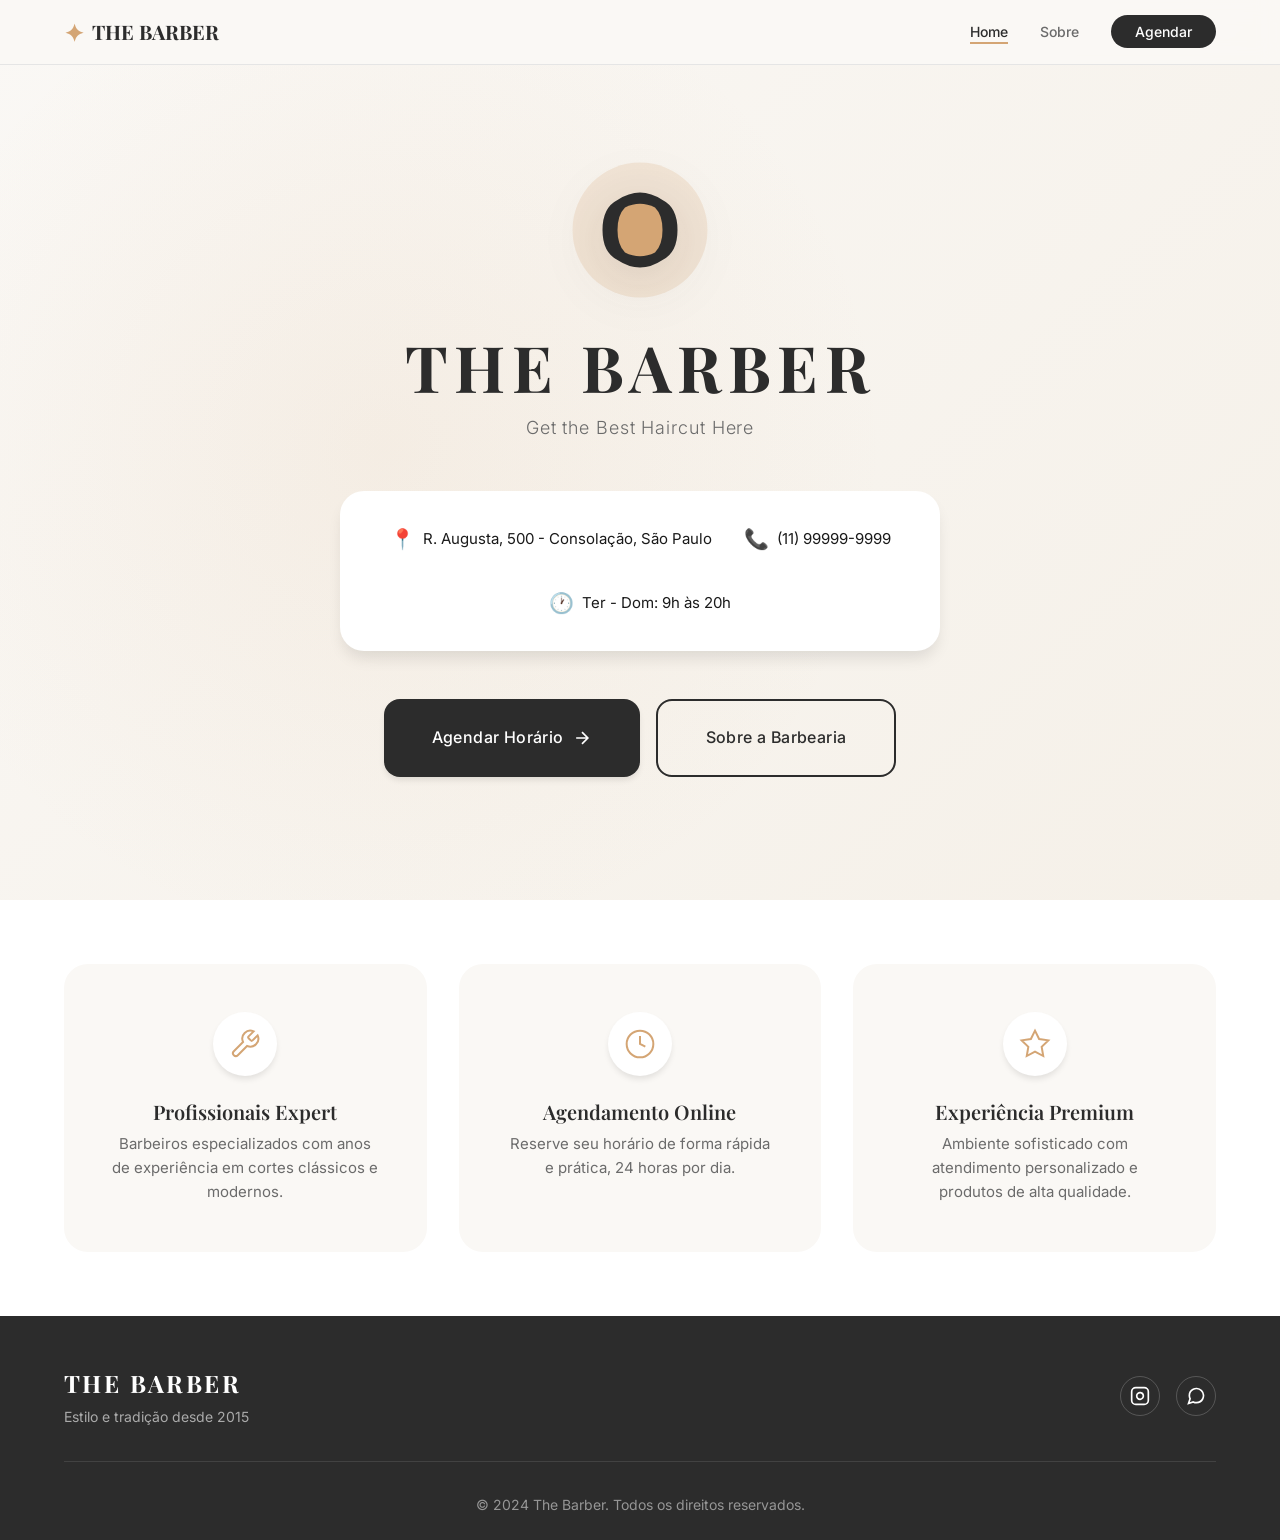
<file: index.html>
<!DOCTYPE html>
<html lang="pt-BR">
<head>
    <meta charset="UTF-8">
    <meta name="viewport" content="width=device-width, initial-scale=1.0">
    <title>The Barber - Premium Barbershop</title>
    <link rel="stylesheet" href="css/global.css">
    <link rel="stylesheet" href="css/home.css">
    <link href="https://fonts.googleapis.com/css2?family=Playfair+Display:wght@400;600;700&family=Inter:wght@300;400;500;600&display=swap" rel="stylesheet">
    <link rel="icon" type="image/png" href="assets/icon-192.png">
    <link rel="apple-touch-icon" href="assets/icon-192.png">
    <link rel="manifest" href="site.webmanifest">
    <meta name="theme-color" content="#2ecc71">
</head>
<body>
    <!-- Navigation -->
    <nav class="navbar">
        <div class="container">
            <a href="index.html" class="navbar__logo">
                <span class="navbar__logo-icon">✦</span>
                <span class="navbar__logo-text">THE BARBER</span>
            </a>
            <button class="navbar__toggle" aria-label="Menu">
                <span></span>
                <span></span>
                <span></span>
            </button>
            <ul class="navbar__menu">
                <li><a href="index.html" class="navbar__link navbar__link--active">Home</a></li>
                <li><a href="pages/about.html" class="navbar__link">Sobre</a></li>
                <li><a href="pages/booking.html" class="navbar__link navbar__link--cta">Agendar</a></li>
            </ul>
        </div>
    </nav>

    <!-- Hero Section -->
    <header class="hero">
        <div class="hero__background">
            <div class="hero__overlay"></div>
        </div>
        <div class="container">
            <div class="hero__content">
                <div class="hero__logo">
                    <div class="hero__logo-image">
                        <svg viewBox="0 0 100 100" class="hero__icon">
                            <circle cx="50" cy="50" r="45" fill="#D4A574" opacity="0.2"/>
                            <path d="M35 30 Q50 20 65 30 Q75 35 75 50 Q75 65 65 70 Q50 80 35 70 Q25 65 25 50 Q25 35 35 30" fill="#2C2C2C"/>
                            <path d="M40 35 Q50 30 60 35 Q65 40 65 50 Q65 60 60 65 Q50 70 40 65 Q35 60 35 50 Q35 40 40 35" fill="#D4A574"/>
                            <path d="M30 45 Q25 50 30 55 M70 45 Q75 50 70 55" stroke="#2C2C2C" stroke-width="2" fill="none"/>
                        </svg>
                    </div>
                    <h1 class="hero__title">THE BARBER</h1>
                    <p class="hero__subtitle">Get the Best Haircut Here</p>
                </div>
                
                <div class="hero__info">
                    <div class="hero__details">
                        <div class="hero__detail">
                            <span class="hero__detail-icon">📍</span>
                            <span>R. Augusta, 500 - Consolação, São Paulo</span>
                        </div>
                        <div class="hero__detail">
                            <span class="hero__detail-icon">📞</span>
                            <span>(11) 99999-9999</span>
                        </div>
                        <div class="hero__detail">
                            <span class="hero__detail-icon">🕐</span>
                            <span>Ter - Dom: 9h às 20h</span>
                        </div>
                    </div>
                </div>

                <div class="hero__actions">
                    <a href="pages/booking.html" class="btn btn--primary btn--large">
                        <span>Agendar Horário</span>
                        <svg class="btn__icon" viewBox="0 0 24 24" fill="none" stroke="currentColor" stroke-width="2">
                            <path d="M5 12h14M12 5l7 7-7 7"/>
                        </svg>
                    </a>
                    <a href="pages/about.html" class="btn btn--secondary btn--large">
                        Sobre a Barbearia
                    </a>
                </div>
            </div>
        </div>
    </header>

    <!-- Features Section -->
    <section class="features">
        <div class="container">
            <div class="features__grid">
                <article class="feature-card">
                    <div class="feature-card__icon">
                        <svg viewBox="0 0 24 24" fill="none" stroke="currentColor" stroke-width="1.5">
                            <path d="M14.7 6.3a1 1 0 0 0 0 1.4l1.6 1.6a1 1 0 0 0 1.4 0l3.77-3.77a6 6 0 0 1-7.94 7.94l-6.91 6.91a2.12 2.12 0 0 1-3-3l6.91-6.91a6 6 0 0 1 7.94-7.94l-3.76 3.76z"/>
                        </svg>
                    </div>
                    <h3 class="feature-card__title">Profissionais Expert</h3>
                    <p class="feature-card__text">Barbeiros especializados com anos de experiência em cortes clássicos e modernos.</p>
                </article>

                <article class="feature-card">
                    <div class="feature-card__icon">
                        <svg viewBox="0 0 24 24" fill="none" stroke="currentColor" stroke-width="1.5">
                            <circle cx="12" cy="12" r="10"/>
                            <path d="M12 6v6l4 2"/>
                        </svg>
                    </div>
                    <h3 class="feature-card__title">Agendamento Online</h3>
                    <p class="feature-card__text">Reserve seu horário de forma rápida e prática, 24 horas por dia.</p>
                </article>

                <article class="feature-card">
                    <div class="feature-card__icon">
                        <svg viewBox="0 0 24 24" fill="none" stroke="currentColor" stroke-width="1.5">
                            <path d="M12 2l3.09 6.26L22 9.27l-5 4.87 1.18 6.88L12 17.77l-6.18 3.25L7 14.14 2 9.27l6.91-1.01L12 2z"/>
                        </svg>
                    </div>
                    <h3 class="feature-card__title">Experiência Premium</h3>
                    <p class="feature-card__text">Ambiente sofisticado com atendimento personalizado e produtos de alta qualidade.</p>
                </article>
            </div>
        </div>
    </section>

    <!-- Footer -->
    <footer class="footer">
        <div class="container">
            <div class="footer__content">
                <div class="footer__brand">
                    <span class="footer__logo">THE BARBER</span>
                    <p class="footer__tagline">Estilo e tradição desde 2015</p>
                </div>
                <div class="footer__social">
                    <a href="#" class="footer__social-link" aria-label="Instagram">
                        <svg viewBox="0 0 24 24" fill="none" stroke="currentColor" stroke-width="2">
                            <rect x="2" y="2" width="20" height="20" rx="5" ry="5"/>
                            <path d="M16 11.37A4 4 0 1 1 12.63 8 4 4 0 0 1 16 11.37z"/>
                            <line x1="17.5" y1="6.5" x2="17.51" y2="6.5"/>
                        </svg>
                    </a>
                    <a href="#" class="footer__social-link" aria-label="WhatsApp">
                        <svg viewBox="0 0 24 24" fill="none" stroke="currentColor" stroke-width="2">
                            <path d="M21 11.5a8.38 8.38 0 0 1-.9 3.8 8.5 8.5 0 0 1-7.6 4.7 8.38 8.38 0 0 1-3.8-.9L3 21l1.9-5.7a8.38 8.38 0 0 1-.9-3.8 8.5 8.5 0 0 1 4.7-7.6 8.38 8.38 0 0 1 3.8-.9h.5a8.48 8.48 0 0 1 8 8v.5z"/>
                        </svg>
                    </a>
                </div>
            </div>
            <div class="footer__bottom">
                <p>&copy; 2024 The Barber. Todos os direitos reservados.</p>
            </div>
        </div>
    </footer>

    <!-- Toast Container -->
    <div class="toast-container" id="toastContainer"></div>

    <!-- Loading Overlay -->
    <div class="loading-overlay" id="loadingOverlay">
        <div class="loading-spinner">
            <div class="loading-spinner__ring"></div>
        </div>
    </div>

    <script src="js/utils.js"></script>
    <script src="js/main.js"></script>
</body>
</html>
</file>
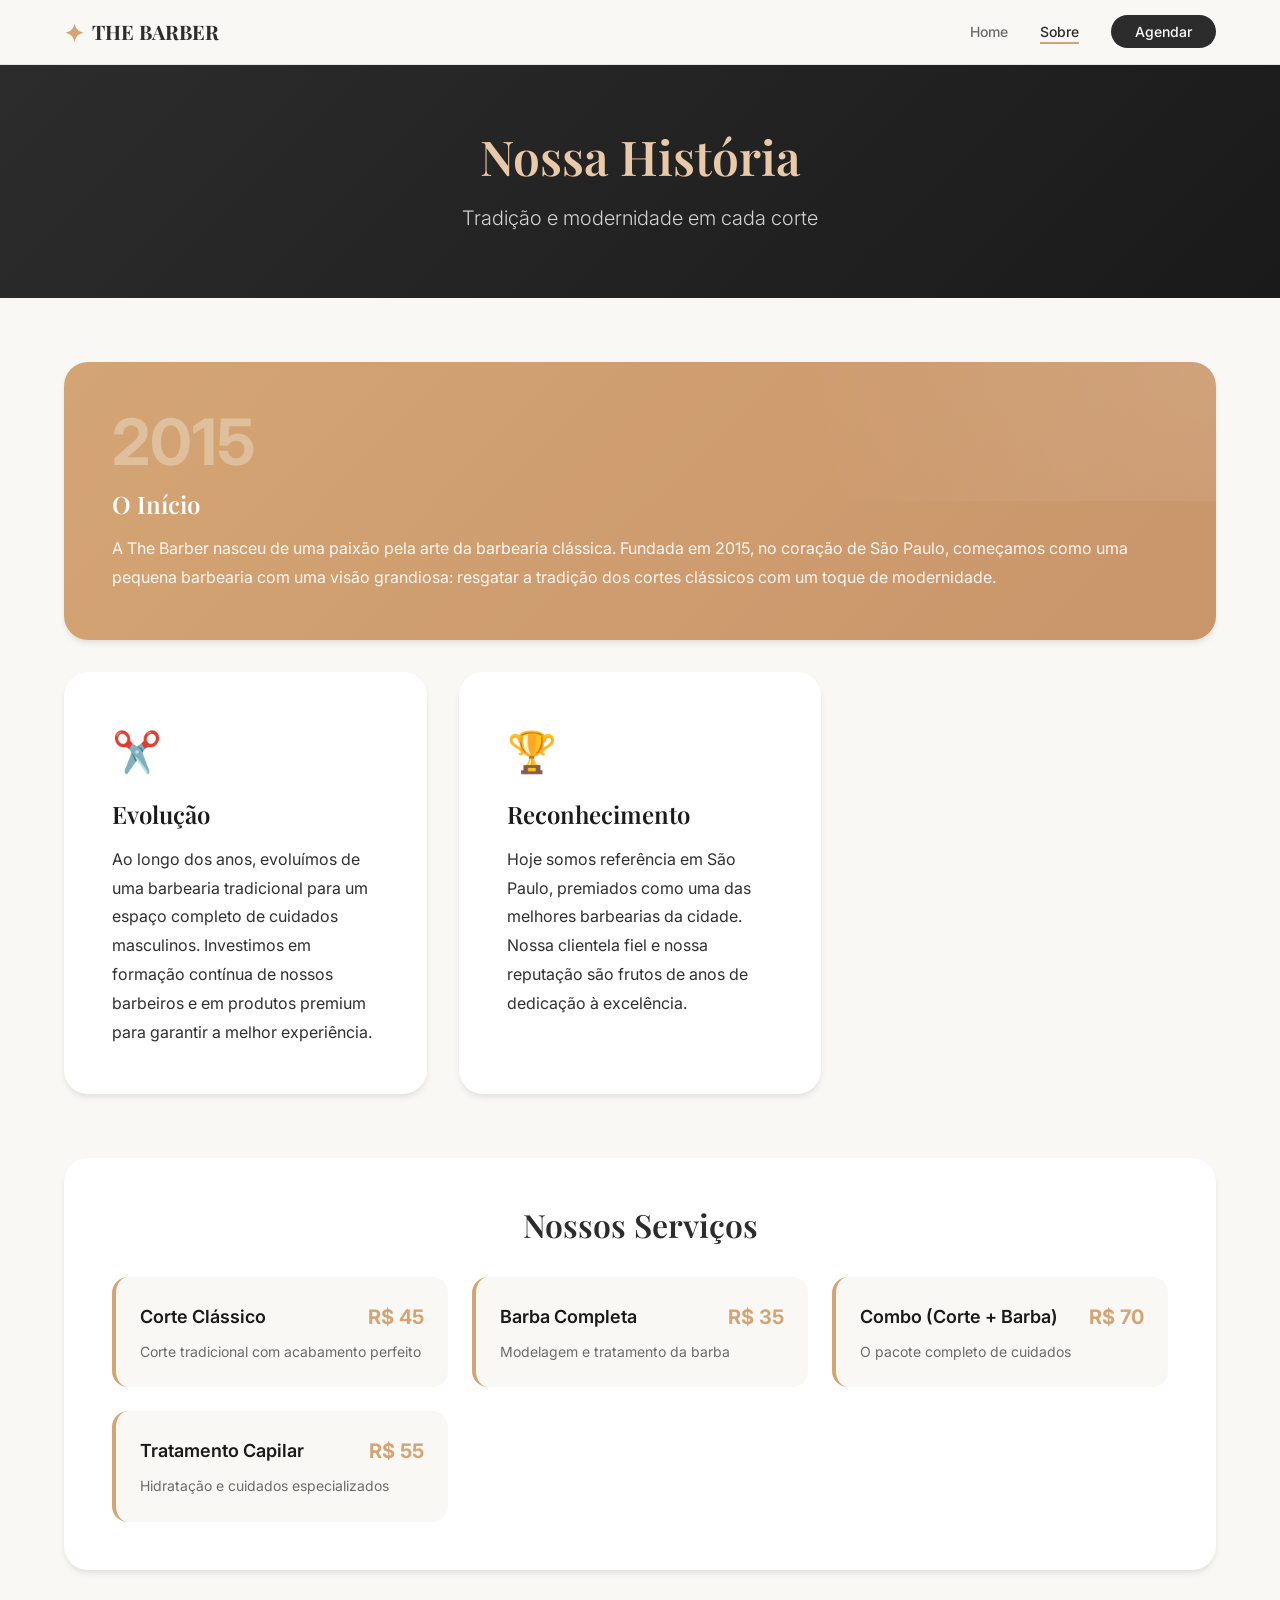
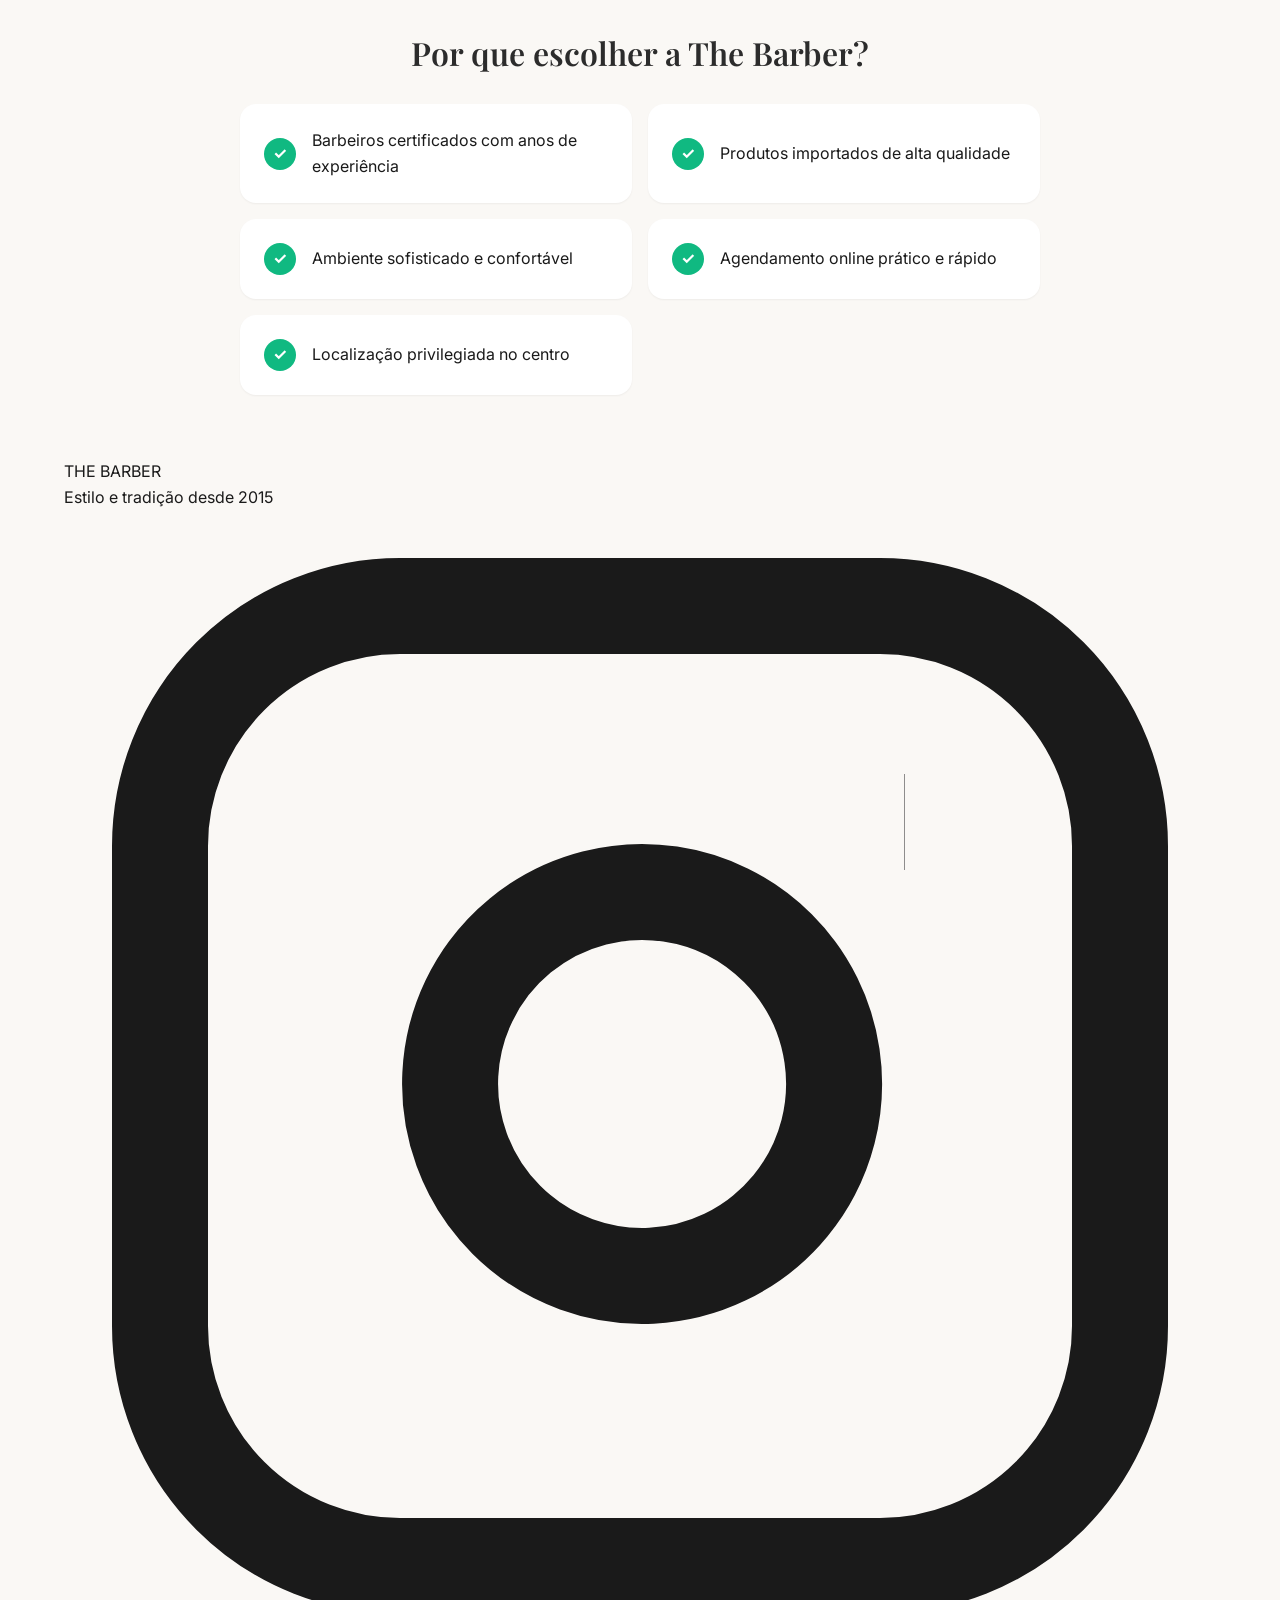
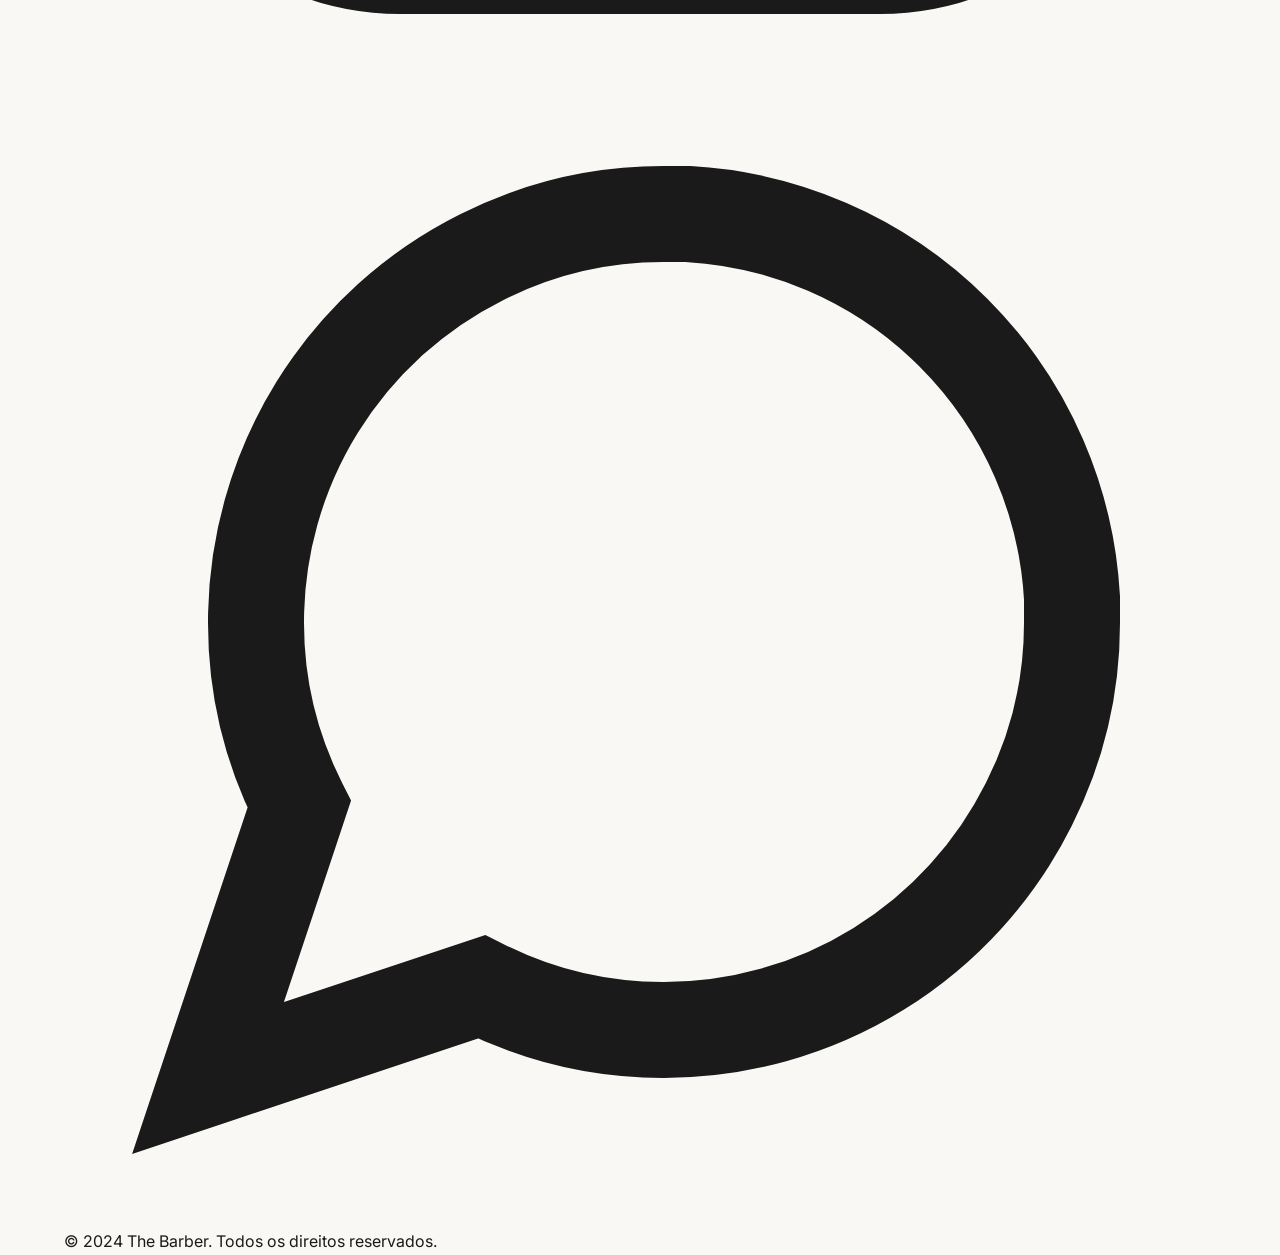
<file: pages/about.html>
<!-- pages/about.html -->
<!DOCTYPE html>
<html lang="pt-BR">
<head>
    <meta charset="UTF-8">
    <meta name="viewport" content="width=device-width, initial-scale=1.0">
    <title>Sobre - The Barber</title>
    <link rel="stylesheet" href="../css/global.css">
    <link rel="stylesheet" href="../css/about.css">
    <link href="https://fonts.googleapis.com/css2?family=Playfair+Display:wght@400;600;700&family=Inter:wght@300;400;500;600&display=swap" rel="stylesheet">
</head>
<body>
    <nav class="navbar">
        <div class="container">
            <a href="../index.html" class="navbar__logo">
                <span class="navbar__logo-icon">✦</span>
                <span class="navbar__logo-text">THE BARBER</span>
            </a>
            <button class="navbar__toggle" aria-label="Menu">
                <span></span>
                <span></span>
                <span></span>
            </button>
            <ul class="navbar__menu">
                <li><a href="../index.html" class="navbar__link">Home</a></li>
                <li><a href="about.html" class="navbar__link navbar__link--active">Sobre</a></li>
                <li><a href="booking.html" class="navbar__link navbar__link--cta">Agendar</a></li>
            </ul>
        </div>
    </nav>

    <main class="about-page">
        <section class="about-hero">
            <div class="container">
                <h1 class="about-hero__title">Nossa História</h1>
                <p class="about-hero__subtitle">Tradição e modernidade em cada corte</p>
            </div>
        </section>

        <section class="about-content">
            <div class="container">
                <div class="about-grid">
                    <article class="about-card about-card--highlight">
                        <span class="about-card__year">2015</span>
                        <h2 class="about-card__title">O Início</h2>
                        <p class="about-card__text">
                            A The Barber nasceu de uma paixão pela arte da barbearia clássica. 
                            Fundada em 2015, no coração de São Paulo, começamos como uma pequena 
                            barbearia com uma visão grandiosa: resgatar a tradição dos cortes 
                            clássicos com um toque de modernidade.
                        </p>
                    </article>

                    <article class="about-card">
                        <div class="about-card__icon">✂️</div>
                        <h3 class="about-card__title">Evolução</h3>
                        <p class="about-card__text">
                            Ao longo dos anos, evoluímos de uma barbearia tradicional para um 
                            espaço completo de cuidados masculinos. Investimos em formação 
                            contínua de nossos barbeiros e em produtos premium para garantir 
                            a melhor experiência.
                        </p>
                    </article>

                    <article class="about-card">
                        <div class="about-card__icon">🏆</div>
                        <h3 class="about-card__title">Reconhecimento</h3>
                        <p class="about-card__text">
                            Hoje somos referência em São Paulo, premiados como uma das melhores 
                            barbearias da cidade. Nossa clientela fiel e nossa reputação são 
                            frutos de anos de dedicação à excelência.
                        </p>
                    </article>
                </div>

                <div class="services-section">
                    <h2 class="services-section__title">Nossos Serviços</h2>
                    <div class="services-grid">
                        <div class="service-item">
                            <div class="service-item__header">
                                <h4>Corte Clássico</h4>
                                <span class="service-item__price">R$ 45</span>
                            </div>
                            <p>Corte tradicional com acabamento perfeito</p>
                        </div>

                        <div class="service-item">
                            <div class="service-item__header">
                                <h4>Barba Completa</h4>
                                <span class="service-item__price">R$ 35</span>
                            </div>
                            <p>Modelagem e tratamento da barba</p>
                        </div>

                        <div class="service-item">
                            <div class="service-item__header">
                                <h4>Combo (Corte + Barba)</h4>
                                <span class="service-item__price">R$ 70</span>
                            </div>
                            <p>O pacote completo de cuidados</p>
                        </div>

                        <div class="service-item">
                            <div class="service-item__header">
                                <h4>Tratamento Capilar</h4>
                                <span class="service-item__price">R$ 55</span>
                            </div>
                            <p>Hidratação e cuidados especializados</p>
                        </div>
                    </div>
                </div>

                <div class="differentials">
                    <h2 class="differentials__title">Por que escolher a The Barber?</h2>
                    <ul class="differentials__list">
                        <li class="differential-item">
                            <span class="differential-item__check">✓</span>
                            <span>Barbeiros certificados com anos de experiência</span>
                        </li>
                        <li class="differential-item">
                            <span class="differential-item__check">✓</span>
                            <span>Produtos importados de alta qualidade</span>
                        </li>
                        <li class="differential-item">
                            <span class="differential-item__check">✓</span>
                            <span>Ambiente sofisticado e confortável</span>
                        </li>
                        <li class="differential-item">
                            <span class="differential-item__check">✓</span>
                            <span>Agendamento online prático e rápido</span>
                        </li>
                        <li class="differential-item">
                            <span class="differential-item__check">✓</span>
                            <span>Localização privilegiada no centro</span>
                        </li>
                    </ul>
                </div>
            </div>
        </section>
    </main>

    <footer class="footer">
        <div class="container">
            <div class="footer__content">
                <div class="footer__brand">
                    <span class="footer__logo">THE BARBER</span>
                    <p class="footer__tagline">Estilo e tradição desde 2015</p>
                </div>
                <div class="footer__social">
                    <a href="#" class="footer__social-link" aria-label="Instagram">
                        <svg viewBox="0 0 24 24" fill="none" stroke="currentColor" stroke-width="2">
                            <rect x="2" y="2" width="20" height="20" rx="5" ry="5"/>
                            <path d="M16 11.37A4 4 0 1 1 12.63 8 4 4 0 0 1 16 11.37z"/>
                            <line x1="17.5" y1="6.5" x2="17.51" y2="6.5"/>
                        </svg>
                    </a>
                    <a href="#" class="footer__social-link" aria-label="WhatsApp">
                        <svg viewBox="0 0 24 24" fill="none" stroke="currentColor" stroke-width="2">
                            <path d="M21 11.5a8.38 8.38 0 0 1-.9 3.8 8.5 8.5 0 0 1-7.6 4.7 8.38 8.38 0 0 1-3.8-.9L3 21l1.9-5.7a8.38 8.38 0 0 1-.9-3.8 8.5 8.5 0 0 1 4.7-7.6 8.38 8.38 0 0 1 3.8-.9h.5a8.48 8.48 0 0 1 8 8v.5z"/>
                        </svg>
                    </a>
                </div>
            </div>
            <div class="footer__bottom">
                <p>&copy; 2024 The Barber. Todos os direitos reservados.</p>
            </div>
        </div>
    </footer>

    <script src="../js/utils.js"></script>
    <script src="../js/main.js"></script>
</body>
</html>
</file>
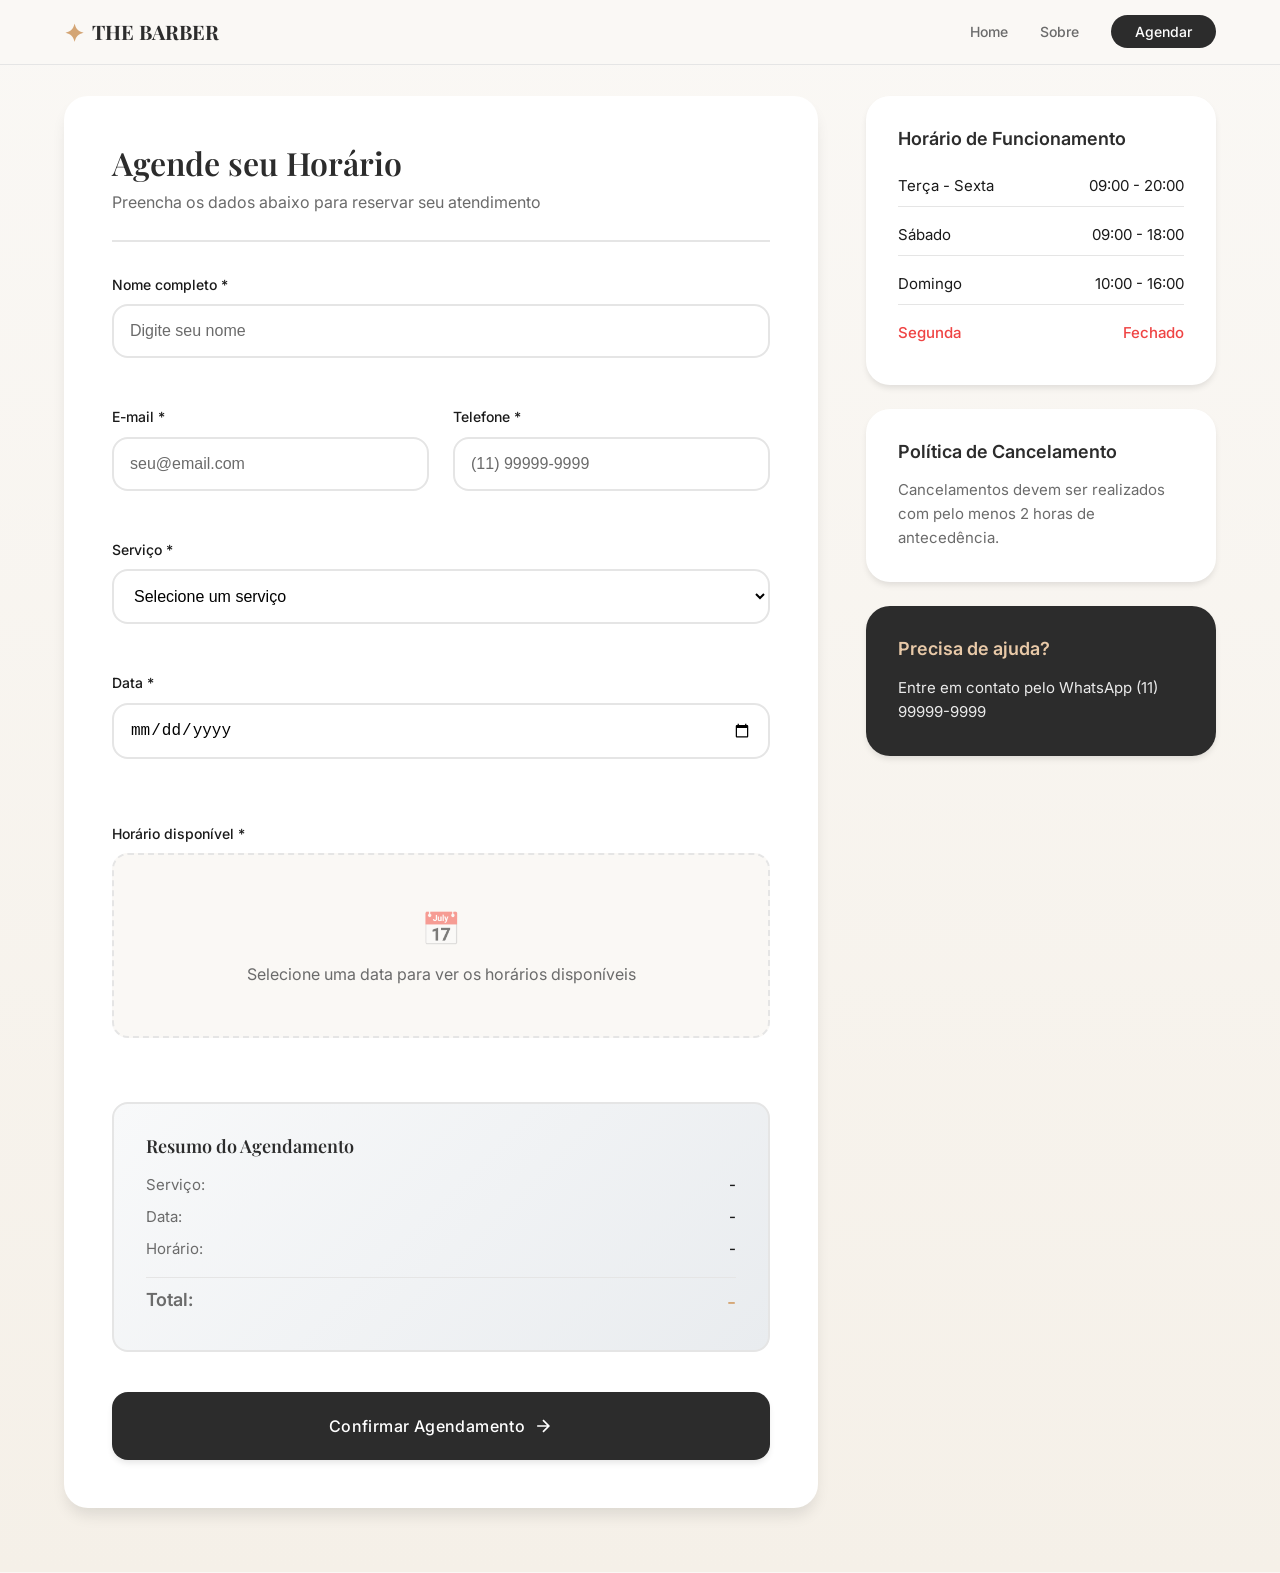
<file: pages/booking.html>
<!DOCTYPE html>
<html lang="pt-BR">
<head>
    <meta charset="UTF-8">
    <meta name="viewport" content="width=device-width, initial-scale=1.0">
    <title>Agendar - The Barber</title>
    <link rel="stylesheet" href="../css/global.css">
    <link rel="stylesheet" href="../css/booking.css">
    <link href="https://fonts.googleapis.com/css2?family=Playfair+Display:wght@400;600;700&family=Inter:wght@300;400;500;600&display=swap" rel="stylesheet">
</head>
<body>
    <nav class="navbar">
        <div class="container">
            <a href="../index.html" class="navbar__logo">
                <span class="navbar__logo-icon">✦</span>
                <span class="navbar__logo-text">THE BARBER</span>
            </a>
            <button class="navbar__toggle" aria-label="Menu">
                <span></span>
                <span></span>
                <span></span>
            </button>
            <ul class="navbar__menu">
                <li><a href="../index.html" class="navbar__link">Home</a></li>
                <li><a href="about.html" class="navbar__link">Sobre</a></li>
                <li><a href="booking.html" class="navbar__link navbar__link--active navbar__link--cta">Agendar</a></li>
            </ul>
        </div>
    </nav>

    <main class="booking-page">
        <div class="container">
            <div class="booking-layout">
                <section class="booking-form-section">
                    <header class="booking-header">
                        <h1 class="booking-header__title">Agende seu Horário</h1>
                        <p class="booking-header__subtitle">Preencha os dados abaixo para reservar seu atendimento</p>
                    </header>

                    <form class="booking-form" id="bookingForm" novalidate>
                        <div class="form-row">
                            <div class="form-group">
                                <label class="form-label" for="nome">Nome completo *</label>
                                <input 
                                    type="text" 
                                    id="nome" 
                                    name="nome" 
                                    class="form-input" 
                                    placeholder="Digite seu nome"
                                    required
                                    minlength="3"
                                    autocomplete="name"
                                >
                                <span class="form-error" id="error-nome"></span>
                            </div>
                        </div>

                        <div class="form-row form-row--2col">
                            <div class="form-group">
                                <label class="form-label" for="email">E-mail *</label>
                                <input 
                                    type="email" 
                                    id="email" 
                                    name="email" 
                                    class="form-input" 
                                    placeholder="seu@email.com"
                                    required
                                    autocomplete="email"
                                >
                                <span class="form-error" id="error-email"></span>
                            </div>

                            <div class="form-group">
                                <label class="form-label" for="telefone">Telefone *</label>
                                <input 
                                    type="tel" 
                                    id="telefone" 
                                    name="telefone" 
                                    class="form-input" 
                                    placeholder="(11) 99999-9999"
                                    required
                                    maxlength="15"
                                    autocomplete="tel"
                                >
                                <span class="form-error" id="error-telefone"></span>
                            </div>
                        </div>

                        <div class="form-group">
                            <label class="form-label" for="servico">Serviço *</label>
                            <select id="servico" name="servico" class="form-select" required>
                                <option value="">Selecione um serviço</option>
                                <option value="corte-classico" data-price="45">Corte Clássico - R$ 45</option>
                                <option value="barba" data-price="35">Barba Completa - R$ 35</option>
                                <option value="combo" data-price="70">Combo (Corte + Barba) - R$ 70</option>
                                <option value="tratamento" data-price="55">Tratamento Capilar - R$ 55</option>
                            </select>
                            <span class="form-error" id="error-servico"></span>
                        </div>

                        <div class="form-group">
                            <label class="form-label" for="data">Data *</label>
                            <input 
                                type="date" 
                                id="data" 
                                name="data" 
                                class="form-input" 
                                required
                                min=""
                            >
                            <span class="form-error" id="error-data"></span>
                        </div>

                        <!-- NOVO: Seleção de horários em Cards -->
                        <div class="form-group form-group--timeslots">
                            <label class="form-label">Horário disponível *</label>
                            <input type="hidden" id="horario" name="horario" required>
                            
                            <div class="timeslots-container" id="timeslotsContainer">
                                <div class="timeslots-placeholder">
                                    <span class="timeslots-placeholder__icon">📅</span>
                                    <p>Selecione uma data para ver os horários disponíveis</p>
                                </div>
                            </div>
                            
                            <div class="loading-times" id="loadingTimes" style="display: none;">
                                <span class="spinner"></span>
                                <span>Carregando horários...</span>
                            </div>
                            
                            <span class="form-error" id="error-horario"></span>
                        </div>

                        <div class="form-summary" id="formSummary">
                            <h3 class="form-summary__title">Resumo do Agendamento</h3>
                            <div class="form-summary__content">
                                <div class="summary-item">
                                    <span class="summary-item__label">Serviço:</span>
                                    <span class="summary-item__value" id="summaryServico">-</span>
                                </div>
                                <div class="summary-item">
                                    <span class="summary-item__label">Data:</span>
                                    <span class="summary-item__value" id="summaryData">-</span>
                                </div>
                                <div class="summary-item">
                                    <span class="summary-item__label">Horário:</span>
                                    <span class="summary-item__value" id="summaryHorario">-</span>
                                </div>
                                <div class="summary-item summary-item--total">
                                    <span class="summary-item__label">Total:</span>
                                    <span class="summary-item__value" id="summaryTotal">-</span>
                                </div>
                            </div>
                        </div>

                        <button type="submit" class="btn btn--primary btn--large btn--full" id="submitBtn">
                            <span>Confirmar Agendamento</span>
                            <svg class="btn__icon" viewBox="0 0 24 24" fill="none" stroke="currentColor" stroke-width="2">
                                <path d="M5 12h14M12 5l7 7-7 7"/>
                            </svg>
                        </button>
                    </form>
                </section>

                <aside class="booking-sidebar">
                    <div class="sidebar-card">
                        <h3 class="sidebar-card__title">Horário de Funcionamento</h3>
                        <ul class="sidebar-hours">
                            <li class="sidebar-hours__item">
                                <span>Terça - Sexta</span>
                                <span>09:00 - 20:00</span>
                            </li>
                            <li class="sidebar-hours__item">
                                <span>Sábado</span>
                                <span>09:00 - 18:00</span>
                            </li>
                            <li class="sidebar-hours__item">
                                <span>Domingo</span>
                                <span>10:00 - 16:00</span>
                            </li>
                            <li class="sidebar-hours__item sidebar-hours__item--closed">
                                <span>Segunda</span>
                                <span>Fechado</span>
                            </li>
                        </ul>
                    </div>

                    <div class="sidebar-card">
                        <h3 class="sidebar-card__title">Política de Cancelamento</h3>
                        <p class="sidebar-card__text">
                            Cancelamentos devem ser realizados com pelo menos 2 horas de antecedência. 
                        </p>
                    </div>

                    <div class="sidebar-card sidebar-card--contact">
                        <h3 class="sidebar-card__title">Precisa de ajuda?</h3>
                        <p class="sidebar-card__text">
                            Entre em contato pelo WhatsApp (11) 99999-9999
                        </p>
                    </div>
                </aside>
            </div>
        </div>
    </main>

    <div class="toast-container" id="toastContainer"></div>
    <div class="loading-overlay" id="loadingOverlay">
        <div class="loading-spinner">
            <div class="loading-spinner__ring"></div>
        </div>
    </div>

    <script src="../js/utils.js"></script>
    <script src="../js/validation.js"></script>
    <script src="../js/api.js"></script>
    <script src="../js/booking.js"></script>
</body>
</html>
</file>
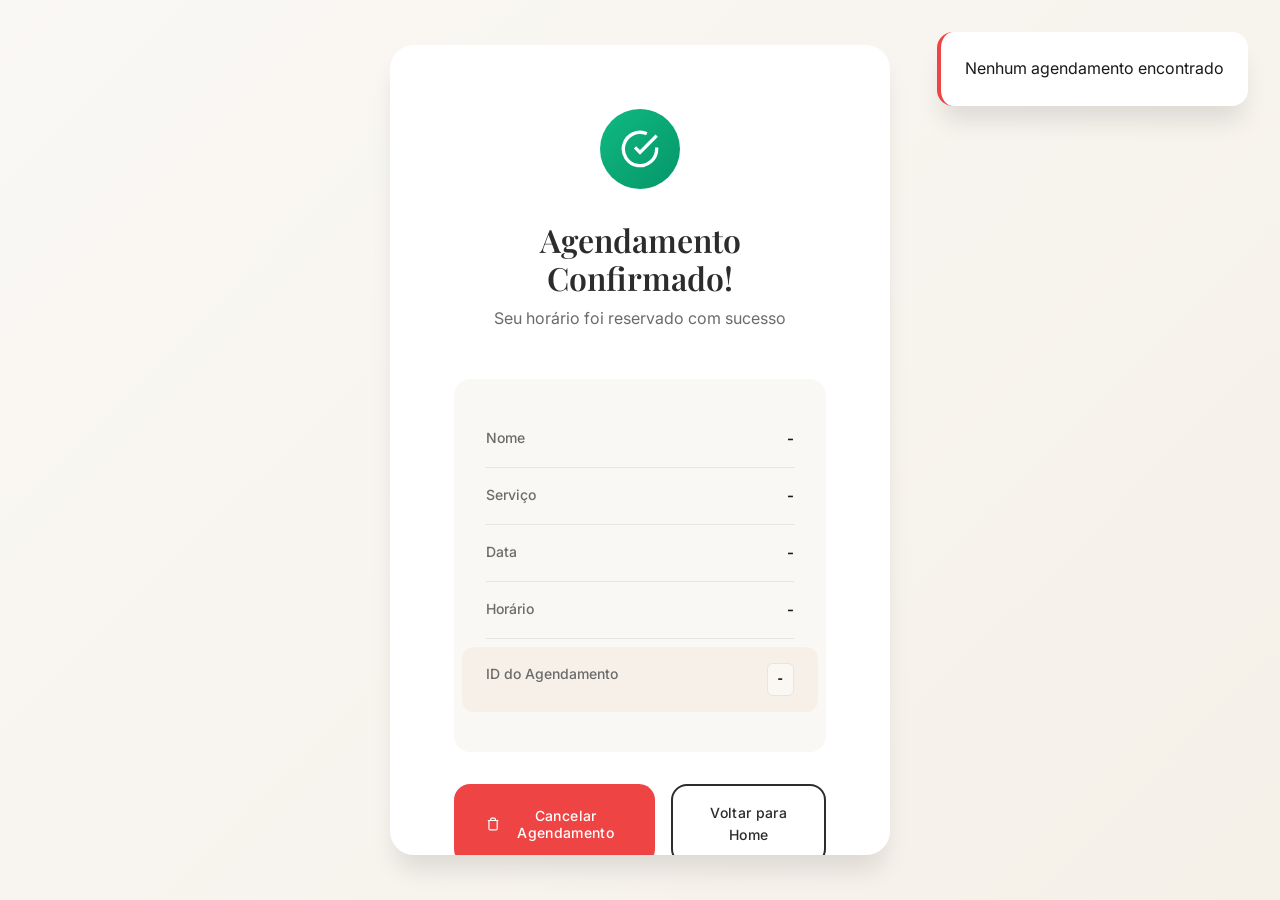
<file: pages/confirmation.html>
<!-- pages/confirmation.html -->
<!DOCTYPE html>
<html lang="pt-BR">
<head>
    <meta charset="UTF-8">
    <meta name="viewport" content="width=device-width, initial-scale=1.0, maximum-scale=1.0, user-scalable=no">
    <title>Confirmação - The Barber</title>
    <link rel="stylesheet" href="../css/global.css">
    <link rel="stylesheet" href="../css/confirmation.css">
    <link href="https://fonts.googleapis.com/css2?family=Playfair+Display:wght@400;600;700&family=Inter:wght@300;400;500;600&display=swap" rel="stylesheet">
</head>
<body>
    <main class="confirmation-page">
        <div class="confirmation-card">
            <div class="confirmation-icon">
                <svg viewBox="0 0 24 24" fill="none" stroke="currentColor" stroke-width="2">
                    <path d="M22 11.08V12a10 10 0 1 1-5.93-9.14"/>
                    <polyline points="22 4 12 14.01 9 11.01"/>
                </svg>
            </div>
            
            <h1 class="confirmation-title">Agendamento Confirmado!</h1>
            <p class="confirmation-subtitle">Seu horário foi reservado com sucesso</p>

            <div class="confirmation-details" id="confirmationDetails">
                <div class="detail-row">
                    <span class="detail-label">Nome</span>
                    <span class="detail-value" id="detailNome">-</span>
                </div>
                <div class="detail-row">
                    <span class="detail-label">Serviço</span>
                    <span class="detail-value" id="detailServico">-</span>
                </div>
                <div class="detail-row">
                    <span class="detail-label">Data</span>
                    <span class="detail-value" id="detailData">-</span>
                </div>
                <div class="detail-row">
                    <span class="detail-label">Horário</span>
                    <span class="detail-value" id="detailHorario">-</span>
                </div>
                <!-- ID em destaque especial -->
                <div class="detail-row detail-row--highlight">
                    <span class="detail-label">ID do Agendamento</span>
                    <span class="detail-value" id="detailId">-</span>
                </div>
            </div>

            <div class="confirmation-actions">
                <button class="btn btn--danger" id="cancelBtn">
                    <svg class="btn__icon" viewBox="0 0 24 24" fill="none" stroke="currentColor" stroke-width="2">
                        <path d="M3 6h18M19 6v14a2 2 0 0 1-2 2H7a2 2 0 0 1-2-2V6m3 0V4a2 2 0 0 1 2-2h4a2 2 0 0 1 2 2v2"/>
                    </svg>
                    <span>Cancelar Agendamento</span>
                </button>
                
                <a href="../index.html" class="btn btn--secondary">
                    <span>Voltar para Home</span>
                </a>
            </div>

            <p class="confirmation-note">
                Um e-mail de confirmação foi enviado para o endereço informado.
                <br>Guarde seu ID de agendamento para futuras referências.
            </p>
        </div>
    </main>

    <div class="toast-container" id="toastContainer"></div>
    <div class="loading-overlay" id="loadingOverlay">
        <div class="loading-spinner">
            <div class="loading-spinner__ring"></div>
        </div>
    </div>

    <script src="../js/utils.js"></script>
    <script src="../js/api.js"></script>
    <script src="../js/confirmation.js"></script>
</body>
</html>
</file>
<file: css/global.css>
/* css/global.css */

/* ============================================
   DESIGN SYSTEM - The Barber
   ============================================ */

:root {
  /* Colors - Premium Barber Shop Palette */
  --color-primary: #2C2C2C;
  --color-secondary: #D4A574;
  --color-secondary-light: #E8C9A8;
  --color-background: #FAF8F5;
  --color-surface: #FFFFFF;
  --color-text: #1A1A1A;
  --color-text-muted: #6B6B6B;
  --color-border: #E5E5E5;
  --color-success: #10B981;
  --color-error: #EF4444;
  --color-warning: #F59E0B;
  
  /* Typography */
  --font-display: 'Playfair Display', serif;
  --font-body: 'Inter', sans-serif;
  
  /* Spacing */
  --space-xs: 0.25rem;
  --space-sm: 0.5rem;
  --space-md: 1rem;
  --space-lg: 1.5rem;
  --space-xl: 2rem;
  --space-2xl: 3rem;
  --space-3xl: 4rem;
  
  /* Border Radius */
  --radius-sm: 0.375rem;
  --radius-md: 0.75rem;
  --radius-lg: 1rem;
  --radius-xl: 1.5rem;
  --radius-full: 9999px;
  
  /* Shadows */
  --shadow-sm: 0 1px 2px 0 rgba(0, 0, 0, 0.05);
  --shadow-md: 0 4px 6px -1px rgba(0, 0, 0, 0.1);
  --shadow-lg: 0 10px 15px -3px rgba(0, 0, 0, 0.1);
  --shadow-xl: 0 20px 25px -5px rgba(0, 0, 0, 0.1);
  
  /* Transitions */
  --transition-fast: 150ms ease;
  --transition-base: 250ms ease;
  --transition-slow: 350ms ease;
  
  /* Container */
  --container-max: 1200px;
  --container-padding: 1.5rem;
}

/* Reset & Base */
*, *::before, *::after {
  box-sizing: border-box;
  margin: 0;
  padding: 0;
}

html {
  scroll-behavior: smooth;
  font-size: 16px;
}

body {
  font-family: var(--font-body);
  font-size: 1rem;
  line-height: 1.6;
  color: var(--color-text);
  background-color: var(--color-background);
  -webkit-font-smoothing: antialiased;
  -moz-osx-font-smoothing: grayscale;
}

img {
  max-width: 100%;
  height: auto;
  display: block;
}

a {
  color: inherit;
  text-decoration: none;
}

button {
  font-family: inherit;
  cursor: pointer;
  border: none;
  background: none;
}

ul {
  list-style: none;
}

/* Container */
.container {
  width: 100%;
  max-width: var(--container-max);
  margin: 0 auto;
  padding: 0 var(--container-padding);
}

/* Typography */
h1, h2, h3, h4, h5, h6 {
  font-family: var(--font-display);
  font-weight: 600;
  line-height: 1.2;
}

/* Buttons */
.btn {
  display: inline-flex;
  align-items: center;
  justify-content: center;
  gap: var(--space-sm);
  padding: var(--space-md) var(--space-xl);
  font-family: var(--font-body);
  font-size: 0.875rem;
  font-weight: 500;
  letter-spacing: 0.025em;
  border-radius: var(--radius-lg);
  transition: all var(--transition-base);
  position: relative;
  overflow: hidden;
}

.btn::before {
  content: '';
  position: absolute;
  top: 0;
  left: -100%;
  width: 100%;
  height: 100%;
  background: linear-gradient(90deg, transparent, rgba(255,255,255,0.2), transparent);
  transition: left 0.5s;
}

.btn:hover::before {
  left: 100%;
}

.btn--primary {
  background-color: var(--color-primary);
  color: var(--color-surface);
  box-shadow: var(--shadow-md);
}

.btn--primary:hover {
  background-color: #1a1a1a;
  transform: translateY(-2px);
  box-shadow: var(--shadow-lg);
}

.btn--secondary {
  background-color: transparent;
  color: var(--color-primary);
  border: 2px solid var(--color-primary);
}

.btn--secondary:hover {
  background-color: var(--color-primary);
  color: var(--color-surface);
}

.btn--large {
  padding: var(--space-lg) var(--space-2xl);
  font-size: 1rem;
}

.btn__icon {
  width: 1.25rem;
  height: 1.25rem;
  transition: transform var(--transition-base);
}

.btn:hover .btn__icon {
  transform: translateX(4px);
}

/* Navigation */
.navbar {
  position: fixed;
  top: 0;
  left: 0;
  right: 0;
  z-index: 1000;
  background: rgba(250, 248, 245, 0.95);
  backdrop-filter: blur(10px);
  border-bottom: 1px solid var(--color-border);
  transition: all var(--transition-base);
}

.navbar .container {
  display: flex;
  align-items: center;
  justify-content: space-between;
  height: 4rem;
}

.navbar__logo {
  display: flex;
  align-items: center;
  gap: var(--space-sm);
  font-family: var(--font-display);
  font-size: 1.25rem;
  font-weight: 700;
  color: var(--color-primary);
}

.navbar__logo-icon {
  color: var(--color-secondary);
  font-size: 1.5rem;
}

.navbar__menu {
  display: flex;
  align-items: center;
  gap: var(--space-xl);
}

.navbar__link {
  font-size: 0.875rem;
  font-weight: 500;
  color: var(--color-text-muted);
  transition: color var(--transition-fast);
  position: relative;
}

.navbar__link::after {
  content: '';
  position: absolute;
  bottom: -4px;
  left: 0;
  width: 0;
  height: 2px;
  background-color: var(--color-secondary);
  transition: width var(--transition-base);
}

.navbar__link:hover,
.navbar__link--active {
  color: var(--color-primary);
}

.navbar__link:hover::after,
.navbar__link--active::after {
  width: 100%;
}

.navbar__link--cta {
  background-color: var(--color-primary);
  color: var(--color-surface) !important;
  padding: var(--space-sm) var(--space-lg);
  border-radius: var(--radius-full);
}

.navbar__link--cta::after {
  display: none;
}

.navbar__link--cta:hover {
  background-color: #1a1a1a;
  transform: translateY(-1px);
}

.navbar__toggle {
  display: none;
  flex-direction: column;
  gap: 5px;
  padding: var(--space-sm);
}

.navbar__toggle span {
  display: block;
  width: 25px;
  height: 2px;
  background-color: var(--color-primary);
  transition: all var(--transition-base);
}

/* Cards */
.card {
  background: var(--color-surface);
  border-radius: var(--radius-xl);
  padding: var(--space-xl);
  box-shadow: var(--shadow-md);
  transition: all var(--transition-base);
}

.card:hover {
  transform: translateY(-4px);
  box-shadow: var(--shadow-xl);
}

/* Forms */
.form-group {
  margin-bottom: var(--space-lg);
}

.form-label {
  display: block;
  font-size: 0.875rem;
  font-weight: 500;
  color: var(--color-text);
  margin-bottom: var(--space-sm);
}

.form-input,
.form-select {
  width: 100%;
  padding: var(--space-md);
  font-size: 1rem;
  border: 2px solid var(--color-border);
  border-radius: var(--radius-lg);
  background-color: var(--color-surface);
  transition: all var(--transition-fast);
}

.form-input:focus,
.form-select:focus {
  outline: none;
  border-color: var(--color-secondary);
  box-shadow: 0 0 0 3px rgba(212, 165, 116, 0.1);
}

.form-input::placeholder {
  color: var(--color-text-muted);
}

.form-input--error {
  border-color: var(--color-error);
}

.form-error {
  font-size: 0.75rem;
  color: var(--color-error);
  margin-top: var(--space-xs);
}

/* Loading */
.loading-overlay {
  position: fixed;
  inset: 0;
  background: rgba(250, 248, 245, 0.9);
  display: flex;
  align-items: center;
  justify-content: center;
  z-index: 9999;
  opacity: 0;
  visibility: hidden;
  transition: all var(--transition-base);
}

.loading-overlay--active {
  opacity: 1;
  visibility: visible;
}

.loading-spinner {
  position: relative;
  width: 60px;
  height: 60px;
}

.loading-spinner__ring {
  position: absolute;
  inset: 0;
  border: 3px solid transparent;
  border-top-color: var(--color-secondary);
  border-radius: 50%;
  animation: spin 1s linear infinite;
}

@keyframes spin {
  to { transform: rotate(360deg); }
}

/* Toast Notifications */
.toast-container {
  position: fixed;
  top: var(--space-xl);
  right: var(--space-xl);
  z-index: 9998;
  display: flex;
  flex-direction: column;
  gap: var(--space-md);
}

.toast {
  display: flex;
  align-items: center;
  gap: var(--space-md);
  padding: var(--space-lg);
  background: var(--color-surface);
  border-radius: var(--radius-lg);
  box-shadow: var(--shadow-xl);
  min-width: 300px;
  max-width: 400px;
  animation: slideIn 0.3s ease;
}

.toast--success {
  border-left: 4px solid var(--color-success);
}

.toast--error {
  border-left: 4px solid var(--color-error);
}

.toast--warning {
  border-left: 4px solid var(--color-warning);
}

@keyframes slideIn {
  from {
    transform: translateX(100%);
    opacity: 0;
  }
  to {
    transform: translateX(0);
    opacity: 1;
  }
}

/* Responsive */
@media (max-width: 768px) {
  .navbar__toggle {
    display: flex;
  }
  
  .navbar__menu {
    position: absolute;
    top: 100%;
    left: 0;
    right: 0;
    background: var(--color-surface);
    flex-direction: column;
    padding: var(--space-lg);
    gap: var(--space-md);
    border-bottom: 1px solid var(--color-border);
    transform: translateY(-100%);
    opacity: 0;
    visibility: hidden;
    transition: all var(--transition-base);
  }
  
  .navbar__menu--active {
    transform: translateY(0);
    opacity: 1;
    visibility: visible;
  }
  
  .btn--large {
    width: 100%;
  }
}
</file>
<file: css/home.css>
/* css/home.css */

/* Hero Section */
.hero {
  position: relative;
  min-height: 100vh;
  display: flex;
  align-items: center;
  justify-content: center;
  padding: 6rem 0 4rem;
  overflow: hidden;
}

.hero__background {
  position: absolute;
  inset: 0;
  background: linear-gradient(135deg, #FAF8F5 0%, #F5F0E8 100%);
}

.hero__overlay {
  position: absolute;
  inset: 0;
  background: radial-gradient(circle at 30% 50%, rgba(212, 165, 116, 0.1) 0%, transparent 50%);
}

.hero .container {
  position: relative;
  z-index: 1;
}

.hero__content {
  display: flex;
  flex-direction: column;
  align-items: center;
  text-align: center;
  max-width: 600px;
  margin: 0 auto;
}

.hero__logo {
  margin-bottom: var(--space-2xl);
}

.hero__logo-image {
  width: 120px;
  height: 120px;
  margin: 0 auto var(--space-lg);
  position: relative;
}

.hero__icon {
  width: 100%;
  height: 100%;
  filter: drop-shadow(0 10px 20px rgba(44, 44, 44, 0.1));
}

.hero__title {
  font-size: 3rem;
  font-weight: 700;
  letter-spacing: 0.1em;
  color: var(--color-primary);
  margin-bottom: var(--space-sm);
}

.hero__subtitle {
  font-size: 1.125rem;
  color: var(--color-text-muted);
  font-weight: 300;
  letter-spacing: 0.05em;
}

.hero__info {
  margin-bottom: var(--space-2xl);
  width: 100%;
}

.hero__details {
  display: flex;
  flex-direction: column;
  gap: var(--space-md);
  background: var(--color-surface);
  padding: var(--space-xl);
  border-radius: var(--radius-xl);
  box-shadow: var(--shadow-lg);
}

.hero__detail {
  display: flex;
  align-items: center;
  justify-content: center;
  gap: var(--space-sm);
  font-size: 0.9375rem;
  color: var(--color-text);
}

.hero__detail-icon {
  font-size: 1.25rem;
}

.hero__actions {
  display: flex;
  flex-direction: column;
  gap: var(--space-md);
  width: 100%;
}

/* Features Section */
.features {
  padding: var(--space-3xl) 0;
  background: var(--color-surface);
}

.features__grid {
  display: grid;
  grid-template-columns: repeat(auto-fit, minmax(280px, 1fr));
  gap: var(--space-xl);
}

.feature-card {
  text-align: center;
  padding: var(--space-2xl);
  border-radius: var(--radius-xl);
  background: var(--color-background);
  transition: all var(--transition-base);
}

.feature-card:hover {
  transform: translateY(-8px);
  box-shadow: var(--shadow-xl);
}

.feature-card__icon {
  width: 64px;
  height: 64px;
  margin: 0 auto var(--space-lg);
  color: var(--color-secondary);
  background: var(--color-surface);
  border-radius: var(--radius-full);
  display: flex;
  align-items: center;
  justify-content: center;
  box-shadow: var(--shadow-md);
}

.feature-card__icon svg {
  width: 32px;
  height: 32px;
}

.feature-card__title {
  font-size: 1.25rem;
  margin-bottom: var(--space-sm);
  color: var(--color-primary);
}

.feature-card__text {
  font-size: 0.9375rem;
  color: var(--color-text-muted);
  line-height: 1.6;
}

/* Footer */
.footer {
  background: var(--color-primary);
  color: var(--color-surface);
  padding: var(--space-2xl) 0 var(--space-lg);
}

.footer__content {
  display: flex;
  justify-content: space-between;
  align-items: center;
  margin-bottom: var(--space-xl);
  padding-bottom: var(--space-xl);
  border-bottom: 1px solid rgba(255,255,255,0.1);
}

.footer__logo {
  font-family: var(--font-display);
  font-size: 1.5rem;
  font-weight: 700;
  letter-spacing: 0.1em;
}

.footer__tagline {
  font-size: 0.875rem;
  color: rgba(255,255,255,0.6);
  margin-top: var(--space-xs);
}

.footer__social {
  display: flex;
  gap: var(--space-md);
}

.footer__social-link {
  width: 40px;
  height: 40px;
  display: flex;
  align-items: center;
  justify-content: center;
  border: 1px solid rgba(255,255,255,0.2);
  border-radius: var(--radius-full);
  transition: all var(--transition-fast);
}

.footer__social-link:hover {
  background: var(--color-secondary);
  border-color: var(--color-secondary);
  color: var(--color-primary);
}

.footer__social-link svg {
  width: 20px;
  height: 20px;
}

.footer__bottom {
  text-align: center;
  font-size: 0.875rem;
  color: rgba(255,255,255,0.5);
}

/* Responsive */
@media (min-width: 640px) {
  .hero__actions {
    flex-direction: row;
    justify-content: center;
  }
  
  .hero__details {
    flex-direction: row;
    justify-content: center;
    flex-wrap: wrap;
    gap: var(--space-xl);
  }
}

@media (min-width: 768px) {
  .hero__title {
    font-size: 4rem;
  }
  
  .hero__logo-image {
    width: 150px;
    height: 150px;
  }
}
</file>
<file: css/about.css>
/* css/about.css */

.about-page {
  padding-top: 4rem;
}

.about-hero {
  background: linear-gradient(135deg, var(--color-primary) 0%, #1a1a1a 100%);
  color: var(--color-surface);
  padding: var(--space-3xl) 0;
  text-align: center;
}

.about-hero__title {
  font-size: 3rem;
  margin-bottom: var(--space-md);
  color: var(--color-secondary-light);
}

.about-hero__subtitle {
  font-size: 1.25rem;
  color: rgba(255,255,255,0.8);
  font-weight: 300;
}

.about-content {
  padding: var(--space-3xl) 0;
}

.about-grid {
  display: grid;
  grid-template-columns: repeat(auto-fit, minmax(300px, 1fr));
  gap: var(--space-xl);
  margin-bottom: var(--space-3xl);
}

.about-card {
  background: var(--color-surface);
  padding: var(--space-2xl);
  border-radius: var(--radius-xl);
  box-shadow: var(--shadow-md);
  transition: all var(--transition-base);
}

.about-card:hover {
  transform: translateY(-4px);
  box-shadow: var(--shadow-xl);
}

.about-card--highlight {
  grid-column: 1 / -1;
  background: linear-gradient(135deg, var(--color-secondary) 0%, #C9956B 100%);
  color: var(--color-surface);
  position: relative;
  overflow: hidden;
}

.about-card--highlight::before {
  content: '';
  position: absolute;
  top: -50%;
  right: -50%;
  width: 100%;
  height: 100%;
  background: radial-gradient(circle, rgba(255,255,255,0.1) 0%, transparent 70%);
}

.about-card__year {
  display: inline-block;
  font-size: 4rem;
  font-weight: 700;
  opacity: 0.3;
  line-height: 1;
  margin-bottom: var(--space-md);
}

.about-card__icon {
  font-size: 2.5rem;
  margin-bottom: var(--space-md);
}

.about-card__title {
  font-size: 1.5rem;
  margin-bottom: var(--space-md);
  color: inherit;
}

.about-card__text {
  line-height: 1.8;
  color: inherit;
  opacity: 0.9;
}

.services-section {
  background: var(--color-surface);
  padding: var(--space-2xl);
  border-radius: var(--radius-xl);
  box-shadow: var(--shadow-md);
  margin-bottom: var(--space-3xl);
}

.services-section__title {
  text-align: center;
  font-size: 2rem;
  margin-bottom: var(--space-xl);
  color: var(--color-primary);
}

.services-grid {
  display: grid;
  grid-template-columns: repeat(auto-fit, minmax(250px, 1fr));
  gap: var(--space-lg);
}

.service-item {
  padding: var(--space-lg);
  background: var(--color-background);
  border-radius: var(--radius-lg);
  border-left: 4px solid var(--color-secondary);
  transition: all var(--transition-fast);
}

.service-item:hover {
  transform: translateX(4px);
}

.service-item__header {
  display: flex;
  justify-content: space-between;
  align-items: center;
  margin-bottom: var(--space-sm);
}

.service-item__header h4 {
  font-family: var(--font-body);
  font-size: 1.125rem;
  font-weight: 600;
}

.service-item__price {
  font-size: 1.25rem;
  font-weight: 700;
  color: var(--color-secondary);
}

.service-item p {
  font-size: 0.875rem;
  color: var(--color-text-muted);
}

.differentials {
  text-align: center;
}

.differentials__title {
  font-size: 2rem;
  margin-bottom: var(--space-xl);
  color: var(--color-primary);
}

.differentials__list {
  display: grid;
  grid-template-columns: repeat(auto-fit, minmax(300px, 1fr));
  gap: var(--space-md);
  max-width: 800px;
  margin: 0 auto;
}

.differential-item {
  display: flex;
  align-items: center;
  gap: var(--space-md);
  padding: var(--space-lg);
  background: var(--color-surface);
  border-radius: var(--radius-lg);
  box-shadow: var(--shadow-sm);
  text-align: left;
  transition: all var(--transition-fast);
}

.differential-item:hover {
  box-shadow: var(--shadow-md);
  transform: translateY(-2px);
}

.differential-item__check {
  width: 32px;
  height: 32px;
  background: var(--color-success);
  color: white;
  border-radius: 50%;
  display: flex;
  align-items: center;
  justify-content: center;
  font-weight: 700;
  flex-shrink: 0;
}

@media (max-width: 768px) {
  .about-hero__title {
    font-size: 2rem;
  }
  
  .about-card--highlight {
    grid-column: auto;
  }
}
</file>
<file: css/booking.css>
/* css/booking.css - COMPLETO CORRIGIDO COM CARDS DE HORÁRIOS */

.booking-page {
  padding: 6rem 0 var(--space-3xl);
  background: linear-gradient(180deg, var(--color-background) 0%, #F5F0E8 100%);
  min-height: 100vh;
}

.booking-layout {
  display: grid;
  grid-template-columns: 1fr 350px;
  gap: var(--space-2xl);
  align-items: start;
}

.booking-form-section {
  background: var(--color-surface);
  padding: var(--space-2xl);
  border-radius: var(--radius-xl);
  box-shadow: var(--shadow-lg);
}

.booking-header {
  margin-bottom: var(--space-xl);
  padding-bottom: var(--space-lg);
  border-bottom: 2px solid var(--color-border);
}

.booking-header__title {
  font-size: 2rem;
  color: var(--color-primary);
  margin-bottom: var(--space-sm);
}

.booking-header__subtitle {
  color: var(--color-text-muted);
}

.booking-form {
  display: flex;
  flex-direction: column;
  gap: var(--space-lg);
}

.form-row {
  display: flex;
  flex-direction: column;
  gap: var(--space-lg);
}

.form-row--2col {
  display: grid;
  grid-template-columns: 1fr 1fr;
  gap: var(--space-lg);
}

.form-group--timeslots {
  margin-top: var(--space-md);
}

/* NOVO: Estilos dos Cards de Horário */
.timeslots-container {
  display: grid;
  grid-template-columns: repeat(auto-fill, minmax(100px, 1fr));
  gap: var(--space-sm);
  margin-top: var(--space-sm);
  min-height: 100px;
}

.timeslots-placeholder {
  grid-column: 1 / -1;
  display: flex;
  flex-direction: column;
  align-items: center;
  justify-content: center;
  padding: var(--space-2xl);
  background: var(--color-background);
  border-radius: var(--radius-lg);
  border: 2px dashed var(--color-border);
  color: var(--color-text-muted);
  text-align: center;
}

.timeslots-placeholder__icon {
  font-size: 2rem;
  margin-bottom: var(--space-sm);
  opacity: 0.5;
}

.timeslot-card {
  position: relative;
  padding: var(--space-md);
  background: var(--color-surface);
  border: 2px solid var(--color-border);
  border-radius: var(--radius-lg);
  text-align: center;
  cursor: pointer;
  transition: all var(--transition-base);
  font-weight: 500;
  color: var(--color-text);
}

.timeslot-card:hover:not(.timeslot-card--disabled) {
  border-color: var(--color-secondary);
  transform: translateY(-2px);
  box-shadow: var(--shadow-md);
}

.timeslot-card--selected {
  background: var(--color-secondary);
  border-color: var(--color-secondary);
  color: var(--color-surface);
  transform: scale(1.05);
  box-shadow: var(--shadow-lg);
}

.timeslot-card__check {
  position: absolute;
  top: 4px;
  right: 4px;
  width: 16px;
  height: 16px;
  background: var(--color-success);
  border-radius: 50%;
  display: flex;
  align-items: center;
  justify-content: center;
  color: white;
  font-size: 10px;
  opacity: 0;
  transform: scale(0);
  transition: all var(--transition-fast);
}

.timeslot-card--selected .timeslot-card__check {
  opacity: 1;
  transform: scale(1);
}

/* Erro de validação no container de horários */
.timeslots-container--error {
  border: 2px solid var(--color-error);
  border-radius: var(--radius-lg);
  padding: var(--space-sm);
}

/* Placeholder de erro (sem vagas / falha de rede) */
.timeslots-placeholder--error {
  border-color: var(--color-error);
  color: var(--color-error);
}

.loading-times {
  display: flex;
  align-items: center;
  gap: var(--space-sm);
  margin-top: var(--space-md);
  font-size: 0.875rem;
  color: var(--color-text-muted);
  grid-column: 1 / -1;
  justify-content: center;
  padding: var(--space-lg);
}

.spinner {
  width: 20px;
  height: 20px;
  border: 2px solid var(--color-border);
  border-top-color: var(--color-secondary);
  border-radius: 50%;
  animation: spin 1s linear infinite;
}

@keyframes spin {
  to { transform: rotate(360deg); }
}

/* ============================================
   SUMMARY - CORREÇÕES MOBILE
   ============================================ */
.form-summary {
  background: linear-gradient(135deg, #f8f9fa 0%, #e9ecef 100%);
  padding: var(--space-xl);
  border-radius: var(--radius-lg);
  border: 2px solid var(--color-border);
  margin-top: var(--space-md);
}

.form-summary__title {
  font-size: 1.125rem;
  margin-bottom: var(--space-md);
  color: var(--color-primary);
}

.form-summary__content {
  display: flex;
  flex-direction: column;
  gap: var(--space-sm);
}

.summary-item {
  display: flex;
  justify-content: space-between;
  font-size: 0.9375rem;
  gap: var(--space-md); /* Adicionado para evitar colagem */
  flex-wrap: wrap; /* Permite quebra em telas pequenas */
}

.summary-item__label {
  color: var(--color-text-muted);
  flex-shrink: 0; /* Evita que o label encolha */
}

.summary-item__value {
  font-weight: 500;
  color: var(--color-text);
  text-align: right;
  word-break: break-word; /* Quebra palavras longas se necessário */
  flex: 1; /* Ocupa espaço disponível */
  min-width: 0; /* Permite encolher abaixo do conteúdo */
}

.summary-item--total {
  margin-top: var(--space-sm);
  padding-top: var(--space-sm);
  border-top: 1px solid var(--color-border);
  font-size: 1.125rem;
  font-weight: 600;
}

.summary-item--total .summary-item__value {
  color: var(--color-secondary);
  font-size: 1.25rem;
}

.btn--full {
  width: 100%;
  margin-top: var(--space-md);
}

/* Sidebar */
.booking-sidebar {
  display: flex;
  flex-direction: column;
  gap: var(--space-lg);
  position: sticky;
  top: 6rem;
}

.sidebar-card {
  background: var(--color-surface);
  padding: var(--space-xl);
  border-radius: var(--radius-xl);
  box-shadow: var(--shadow-md);
}

.sidebar-card__title {
  font-size: 1.125rem;
  margin-bottom: var(--space-md);
  color: var(--color-primary);
  font-family: var(--font-body);
  font-weight: 600;
}

.sidebar-hours {
  display: flex;
  flex-direction: column;
  gap: var(--space-sm);
}

.sidebar-hours__item {
  display: flex;
  justify-content: space-between;
  font-size: 0.9375rem;
  padding: var(--space-sm) 0;
  border-bottom: 1px solid var(--color-border);
  gap: var(--space-sm); /* Evita colagem em mobile */
}

.sidebar-hours__item:last-child {
  border-bottom: none;
}

.sidebar-hours__item--closed {
  color: var(--color-error);
  font-weight: 500;
}

.sidebar-card__text {
  font-size: 0.9375rem;
  color: var(--color-text-muted);
  line-height: 1.6;
}

.sidebar-card--contact {
  background: var(--color-primary);
  color: var(--color-surface);
}

.sidebar-card--contact .sidebar-card__title {
  color: var(--color-secondary-light);
}

.sidebar-card--contact .sidebar-card__text {
  color: rgba(255,255,255,0.9);
}

/* ============================================
   RESPONSIVE - CORREÇÕES MOBILE
   ============================================ */
@media (max-width: 968px) {
  .booking-layout {
    grid-template-columns: 1fr;
  }
  
  .booking-sidebar {
    position: static;
    order: -1;
  }
}

@media (max-width: 640px) {
  .form-row--2col {
    grid-template-columns: 1fr;
  }
  
  .booking-form-section {
    padding: var(--space-lg);
  }
  
  .timeslots-container {
    grid-template-columns: repeat(3, 1fr);
  }

  /* CORREÇÃO MOBILE: Summary mais compacto */
  .form-summary {
    padding: var(--space-lg);
  }

  .summary-item {
    font-size: 0.875rem;
    padding: var(--space-xs) 0;
  }

  .summary-item__value {
    font-size: 0.875rem;
  }

  .summary-item--total {
    font-size: 1rem;
  }

  .summary-item--total .summary-item__value {
    font-size: 1.125rem;
  }
}

@media (max-width: 480px) {
  .timeslots-container {
    grid-template-columns: repeat(2, 1fr);
  }

  /* CORREÇÃO MOBILE: Summary em coluna em telas muito pequenas */
  .summary-item {
    flex-direction: column;
    gap: var(--space-xs);
    align-items: flex-start;
  }

  .summary-item__value {
    text-align: left;
    font-weight: 600;
  }

  .summary-item--total {
    flex-direction: row;
    align-items: center;
  }
}
</file>
<file: css/confirmation.css>
/* css/confirmation.css */

.confirmation-page {
  min-height: 100vh;
  display: flex;
  align-items: center;
  justify-content: center;
  padding: var(--space-xl);
  background: linear-gradient(135deg, var(--color-background) 0%, #F5F0E8 100%);
}

.confirmation-card {
  background: var(--color-surface);
  padding: var(--space-3xl);
  border-radius: var(--radius-xl);
  box-shadow: var(--shadow-xl);
  max-width: 500px;
  width: 100%;
  text-align: center;
  animation: fadeInUp 0.6s ease;
  /* CORREÇÃO: Garante que não ultrapasse a viewport em mobile */
  max-height: 90vh;
  overflow-y: auto;
  -webkit-overflow-scrolling: touch; /* Scroll suave no iOS */
}

@keyframes fadeInUp {
  from {
    opacity: 0;
    transform: translateY(30px);
  }
  to {
    opacity: 1;
    transform: translateY(0);
  }
}

.confirmation-icon {
  width: 80px;
  height: 80px;
  margin: 0 auto var(--space-xl);
  background: linear-gradient(135deg, var(--color-success) 0%, #059669 100%);
  color: white;
  border-radius: 50%;
  display: flex;
  align-items: center;
  justify-content: center;
  animation: scaleIn 0.5s ease 0.2s both;
  flex-shrink: 0; /* Evita que encolha */
}

@keyframes scaleIn {
  from {
    transform: scale(0);
  }
  to {
    transform: scale(1);
  }
}

.confirmation-icon svg {
  width: 40px;
  height: 40px;
}

.confirmation-title {
  font-size: 2rem;
  color: var(--color-primary);
  margin-bottom: var(--space-sm);
  line-height: 1.2; /* Evita corte em títulos longos */
}

.confirmation-subtitle {
  color: var(--color-text-muted);
  margin-bottom: var(--space-2xl);
}

/* ============================================
   CONFIRMATION DETAILS - CORREÇÕES MOBILE
   ============================================ */
.confirmation-details {
  background: var(--color-background);
  border-radius: var(--radius-lg);
  padding: var(--space-xl);
  margin-bottom: var(--space-xl);
  text-align: left;
  /* CORREÇÃO: Garante que o conteúdo não vaze */
  min-width: 0;
  overflow-wrap: break-word;
  word-wrap: break-word;
}

.detail-row {
  display: flex;
  justify-content: space-between;
  padding: var(--space-md) 0;
  border-bottom: 1px solid var(--color-border);
  gap: var(--space-md); /* Evita colagem */
  flex-wrap: wrap; /* Permite quebra em mobile */
}

.detail-row:last-child {
  border-bottom: none;
}

/* CORREÇÃO ESPECIAL: ID do agendamento sempre visível */
.detail-row--highlight {
  background: rgba(212, 165, 116, 0.1);
  margin: var(--space-sm) calc(-1 * var(--space-lg));
  padding: var(--space-md) var(--space-lg);
  border-radius: var(--radius-md);
  border-bottom: none;
  flex-wrap: nowrap; /* Mantém na mesma linha se possível */
}

/* Se não couber, quebra de forma controlada */
@media (max-width: 400px) {
  .detail-row--highlight {
    flex-direction: column;
    gap: var(--space-xs);
  }
}

.detail-label {
  font-size: 0.875rem;
  color: var(--color-text-muted);
  font-weight: 500;
  flex-shrink: 0; /* Label não encolhe */
}

.detail-value {
  font-size: 0.9375rem;
  color: var(--color-text);
  font-weight: 600;
  text-align: right;
  /* CORREÇÃO CRÍTICA: Quebra palavras longas (como IDs) */
  word-break: break-word;
  overflow-wrap: anywhere;
  max-width: 100%;
  min-width: 0; /* Permite encolher */
}

/* Estilo especial para o ID - sempre visível */
.detail-row--highlight .detail-value {
  font-family: 'Courier New', monospace; /* Fonte monospaced para IDs */
  font-size: 0.875rem;
  letter-spacing: 0.5px;
  color: var(--color-primary);
  background: rgba(255,255,255,0.5);
  padding: var(--space-xs) var(--space-sm);
  border-radius: var(--radius-sm);
  border: 1px solid var(--color-border);
}

.confirmation-actions {
  display: flex;
  flex-direction: column;
  gap: var(--space-md);
  margin-bottom: var(--space-xl);
}

.btn--danger {
  background-color: var(--color-error);
  color: white;
}

.btn--danger:hover {
  background-color: #DC2626;
}

.confirmation-note {
  font-size: 0.875rem;
  color: var(--color-text-muted);
  line-height: 1.6;
  /* CORREÇÃO: Garante que não fique colada nas bordas em mobile */
  padding: 0 var(--space-sm);
}

/* ============================================
   RESPONSIVE - CORREÇÕES MOBILE
   ============================================ */
@media (min-width: 640px) {
  .confirmation-actions {
    flex-direction: row;
    justify-content: center;
  }
}

/* CORREÇÕES ESPECÍFICAS PARA MOBILE */
@media (max-width: 640px) {
  .confirmation-page {
    padding: var(--space-md);
    align-items: flex-start; /* Melhor scroll em mobile */
    padding-top: var(--space-xl);
  }

  .confirmation-card {
    padding: var(--space-xl);
    max-height: none; /* Remove limite de altura em mobile */
    margin: var(--space-md) 0;
  }

  .confirmation-icon {
    width: 64px;
    height: 64px;
    margin-bottom: var(--space-lg);
  }

  .confirmation-icon svg {
    width: 32px;
    height: 32px;
  }

  .confirmation-title {
    font-size: 1.5rem;
  }

  .confirmation-subtitle {
    font-size: 0.875rem;
    margin-bottom: var(--space-xl);
  }

  .confirmation-details {
    padding: var(--space-lg);
    margin-bottom: var(--space-lg);
  }

  .detail-row {
    padding: var(--space-sm) 0;
    font-size: 0.875rem;
  }

  .detail-label {
    font-size: 0.8125rem;
  }

  .detail-value {
    font-size: 0.875rem;
  }

  /* ID em destaque sempre visível */
  .detail-row--highlight {
    margin: var(--space-xs) calc(-1 * var(--space-md));
    padding: var(--space-sm) var(--space-md);
  }

  .detail-row--highlight .detail-value {
    font-size: 0.8125rem;
    padding: var(--space-xs) var(--space-sm);
  }

  .confirmation-actions {
    gap: var(--space-sm);
  }

  .confirmation-note {
    font-size: 0.8125rem;
  }
}

/* Telas muito pequenas */
@media (max-width: 360px) {
  .confirmation-card {
    padding: var(--space-lg);
    border-radius: var(--radius-lg);
  }

  .detail-row {
    flex-direction: column;
    gap: var(--space-xs);
    align-items: flex-start;
  }

  .detail-value {
    text-align: left;
    width: 100%;
  }

  /* ID mantém destaque especial */
  .detail-row--highlight {
    flex-direction: column;
    background: rgba(212, 165, 116, 0.15);
  }

  .detail-row--highlight .detail-value {
    width: 100%;
    text-align: center;
    font-size: 0.875rem;
    letter-spacing: 1px;
  }
}
</file>
